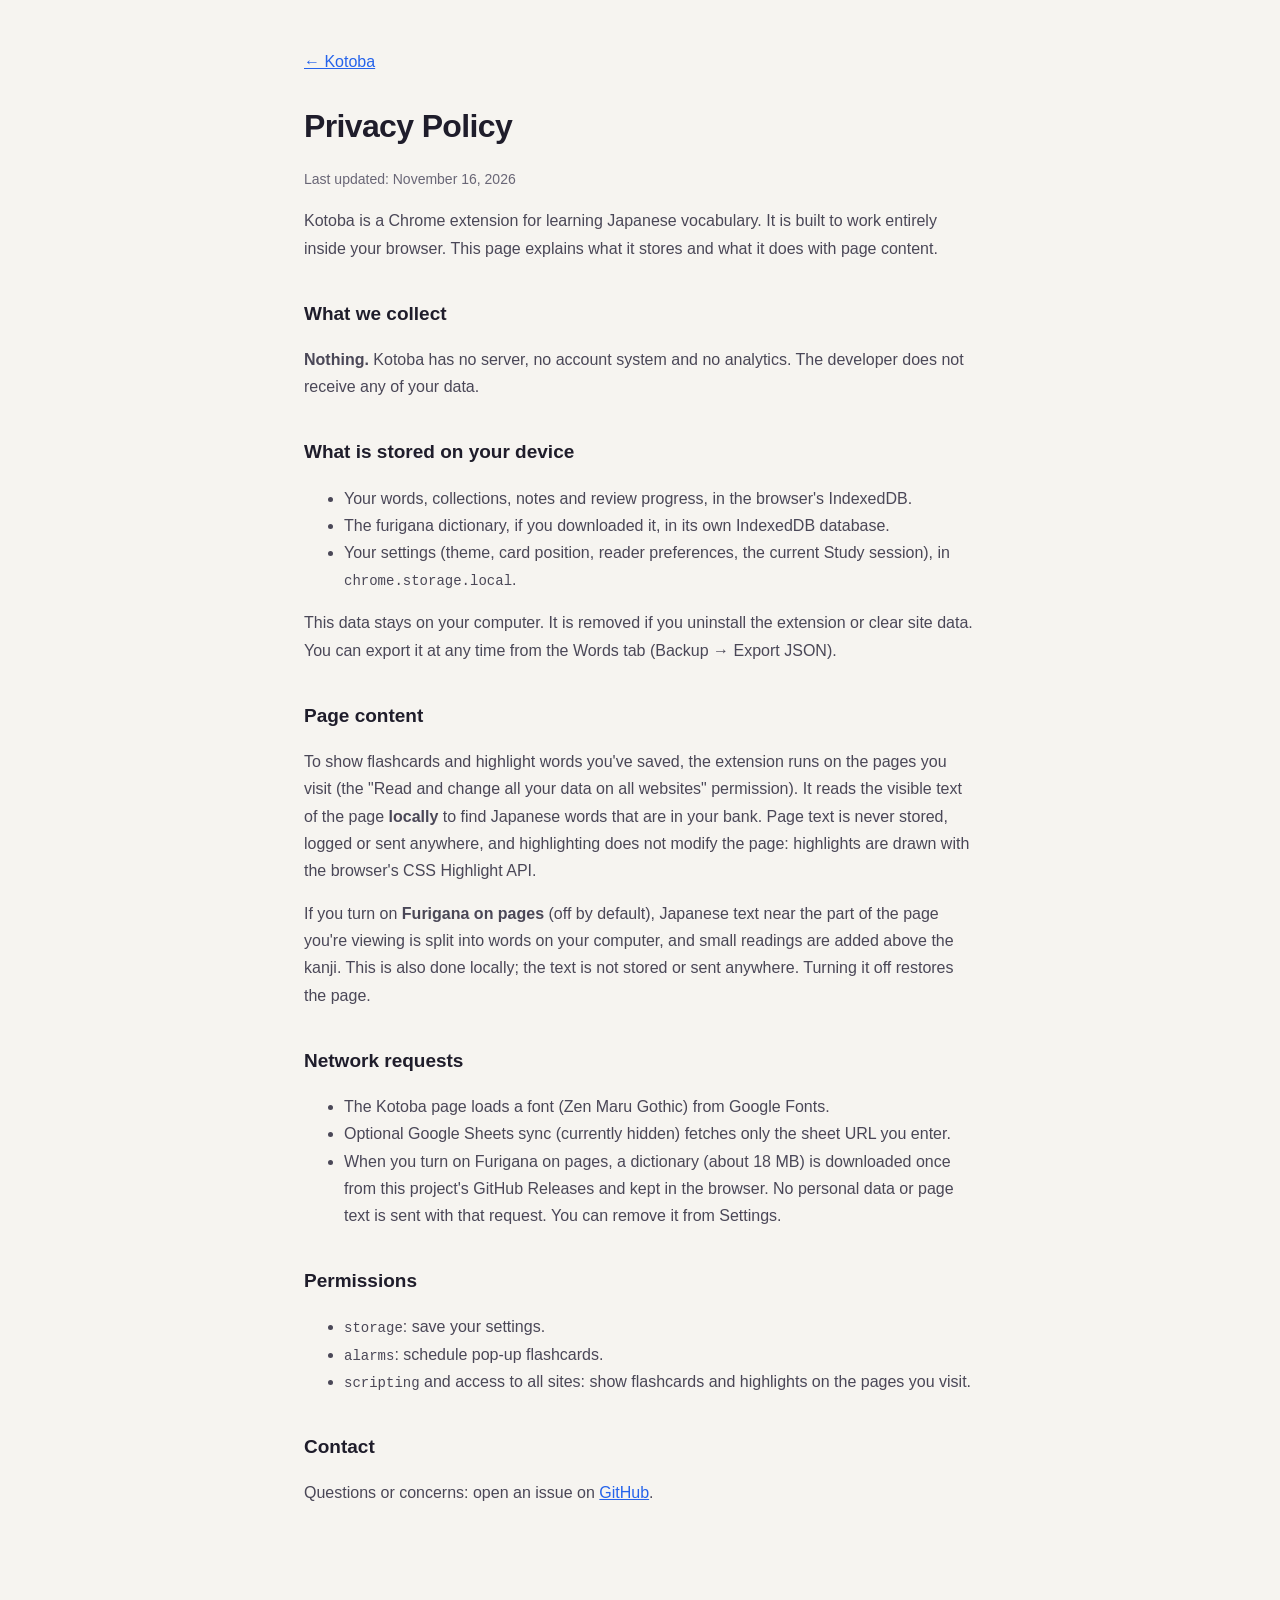
<file: docs/privacy.html>
<!doctype html>
<html lang="en">
<head>
  <meta charset="utf-8" />
  <meta name="viewport" content="width=device-width, initial-scale=1" />
  <title>Privacy Policy · Kotoba</title>
  <link rel="icon" href="icon.png" />
  <style>
    :root { --paper: #f6f4f0; --ink: #1f1d2b; --ink-2: #4a4757; --muted: #696676; --line: rgba(31,29,43,.1); --shu: #2563eb; color-scheme: light; }
    @media (prefers-color-scheme: dark) { :root { --paper: #121118; --ink: #eceaf3; --ink-2: #c5c2d1; --muted: #9d9aad; --line: rgba(255,255,255,.1); --shu: #7aa2f7; color-scheme: dark; } }
    * { box-sizing: border-box; }
    body { margin: 0; background: var(--paper); color: var(--ink); font: 16px/1.7 -apple-system, BlinkMacSystemFont, "Segoe UI", sans-serif; }
    main { max-width: 720px; margin: 0 auto; padding: 48px 24px 80px; }
    a { color: var(--shu); }
    h1 { font-size: 32px; letter-spacing: -0.02em; margin: 24px 0 4px; }
    h2 { font-size: 19px; margin: 36px 0 8px; }
    p, li { color: var(--ink-2); }
    .meta { color: var(--muted); font-size: 14px; }
    code { font: 14px ui-monospace, Menlo, monospace; }
  </style>
</head>
<body>
  <main>
    <a href="./">← Kotoba</a>
    <h1>Privacy Policy</h1>
    <p class="meta">Last updated: November 16, 2026</p>

    <p>Kotoba is a Chrome extension for learning Japanese vocabulary. It is built to work entirely
      inside your browser. This page explains what it stores and what it does with page content.</p>

    <h2>What we collect</h2>
    <p><b>Nothing.</b> Kotoba has no server, no account system and no analytics. The developer does not
      receive any of your data.</p>

    <h2>What is stored on your device</h2>
    <ul>
      <li>Your words, collections, notes and review progress, in the browser's IndexedDB.</li>
      <li>The furigana dictionary, if you downloaded it, in its own IndexedDB database.</li>
      <li>Your settings (theme, card position, reader preferences, the current Study session), in
        <code>chrome.storage.local</code>.</li>
    </ul>
    <p>This data stays on your computer. It is removed if you uninstall the extension or clear site data.
      You can export it at any time from the Words tab (Backup → Export JSON).</p>

    <h2>Page content</h2>
    <p>To show flashcards and highlight words you've saved, the extension runs on the pages you visit
      (the "Read and change all your data on all websites" permission). It reads the visible text of the
      page <b>locally</b> to find Japanese words that are in your bank. Page text is never stored, logged
      or sent anywhere, and highlighting does not modify the page: highlights are drawn with the browser's
      CSS Highlight API.</p>
    <p>If you turn on <b>Furigana on pages</b> (off by default), Japanese text near the part of the page
      you're viewing is split into words on your computer, and small readings are added above the kanji.
      This is also done locally; the text is not stored or sent anywhere. Turning it off restores the page.</p>

    <h2>Network requests</h2>
    <ul>
      <li>The Kotoba page loads a font (Zen Maru Gothic) from Google Fonts.</li>
      <li>Optional Google Sheets sync (currently hidden) fetches only the sheet URL you enter.</li>
      <li>When you turn on Furigana on pages, a dictionary (about 18 MB) is downloaded once from this
        project's GitHub Releases and kept in the browser. No personal data or page text is sent with that
        request. You can remove it from Settings.</li>
    </ul>

    <h2>Permissions</h2>
    <ul>
      <li><code>storage</code>: save your settings.</li>
      <li><code>alarms</code>: schedule pop-up flashcards.</li>
      <li><code>scripting</code> and access to all sites: show flashcards and highlights on the pages you visit.</li>
    </ul>

    <h2>Contact</h2>
    <p>Questions or concerns: open an issue on
      <a href="https://github.com/Rzkykhrllh/kotoba/issues">GitHub</a>.</p>
  </main>
</body>
</html>
</file>
